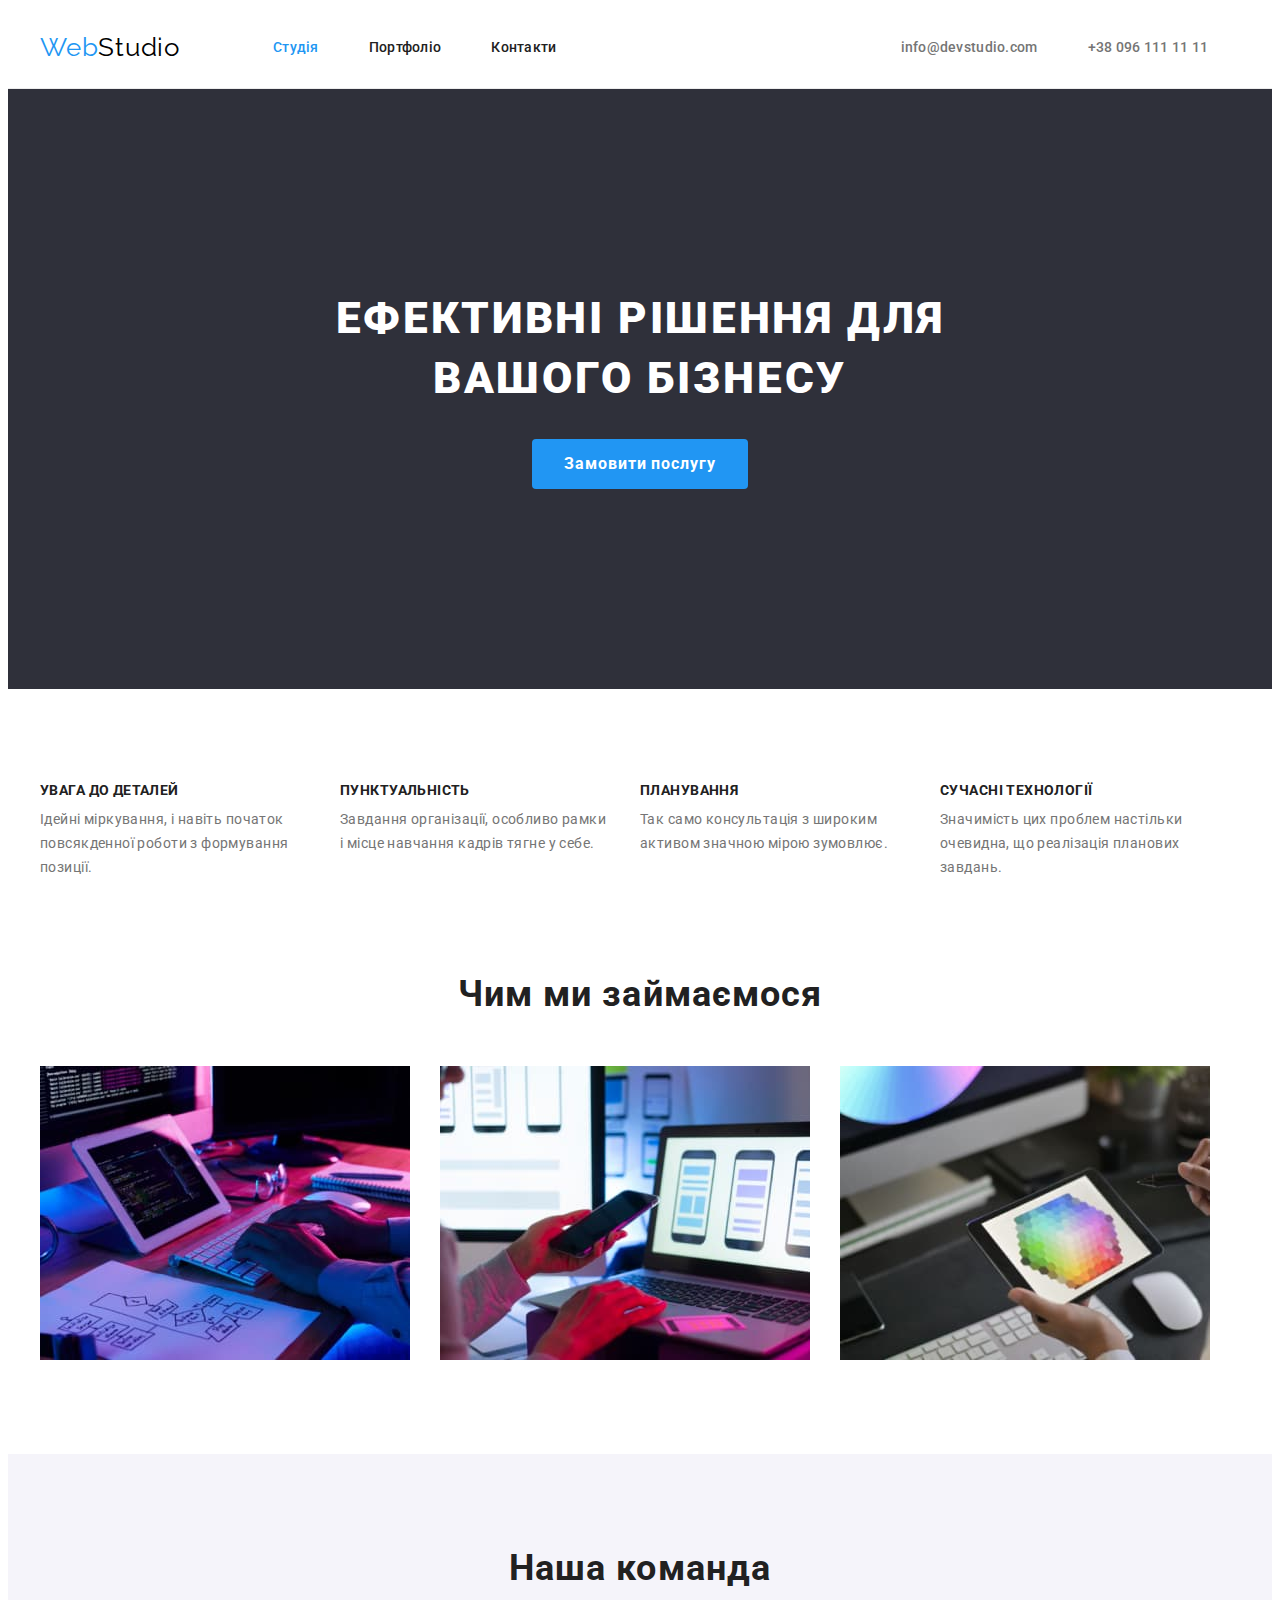
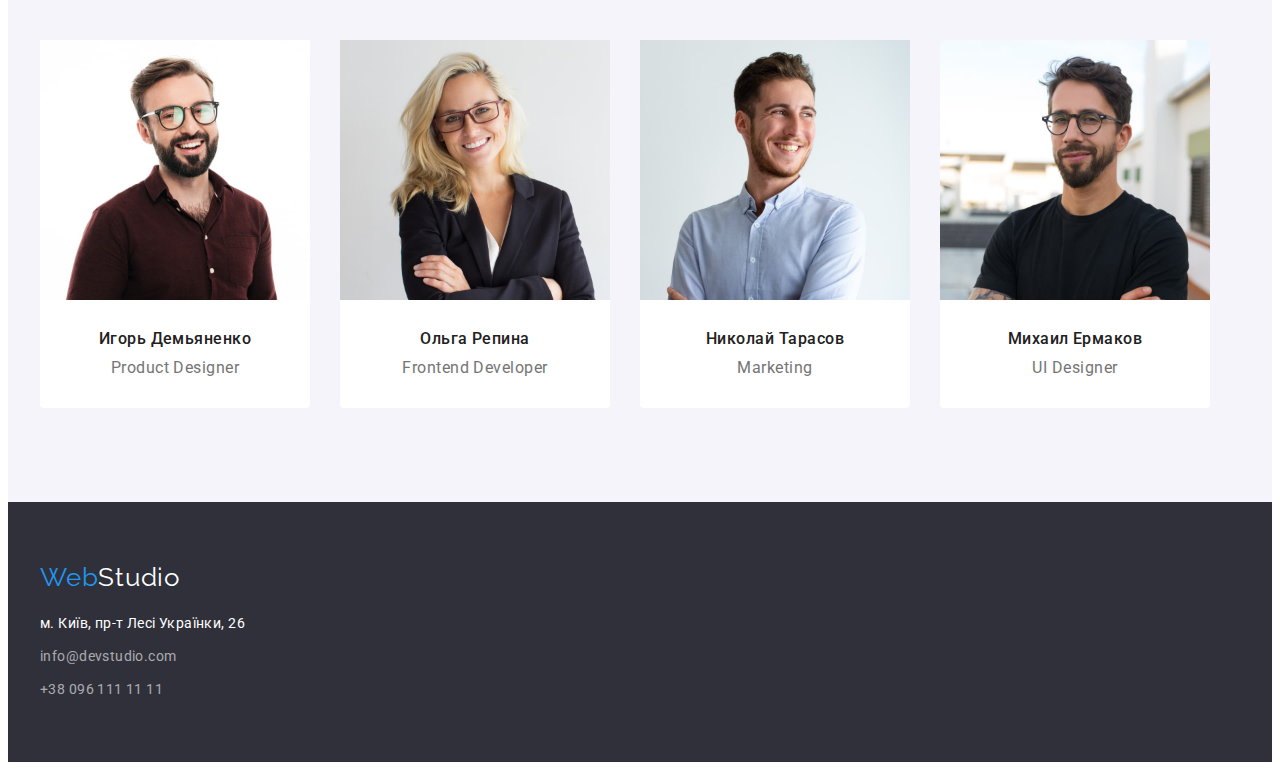
<file: index.html>
<!DOCTYPE html>
<html lang="uk">
    <head>
        <meta charset="UTF-8" />
        <meta http-equiv="X-UA-Compatible" content="IE=edge" />
        <meta name="viewport" content="width=device-width, initial-scale=1.0" />
        <title>WebStudio</title>
        <link rel="preconnect" href="https://fonts.googleapis.com" />
        <link rel="preconnect" href="https://fonts.gstatic.com" crossorigin />
        <link
            href="https://fonts.googleapis.com/css2?family=Raleway:wght@700&family=Roboto:wght@400;500;700;900&display=swap"
            rel="stylesheet"
        />
        <link
            rel="stylesheet"
            href="https://cdnjs.cloudflare.com/ajax/libs/modern-normalize/1.1.0/modern-normalize.min.css"
            integrity="sha512-wpPYUAdjBVSE4KJnH1VR1HeZfpl1ub8YT/NKx4PuQ5NmX2tKuGu6U/JRp5y+Y8XG2tV+wKQpNHVUX03MfMFn9Q=="
            crossorigin="anonymous"
            referrerpolicy="no-referrer"
        />
        <link rel="stylesheet" href="./css/styles.css" />
    </head>
    <body>
        <header class="header">
            <div class="container container-header">
                <nav class="nav-list">
                    <a class="header-logo position link" href="#"
                        >Web<span class="studio-header">Studio</span></a
                    >
                    <ul class="header-list list">
                        <li class="header-item">
                            <a
                                class="header-link active-link link"
                                href="index.html"
                                >Студія</a
                            >
                        </li>
                        <li class="header-item">
                            <a class="header-link link" href="portfolio.html"
                                >Портфоліо</a
                            >
                        </li>
                        <li class="header-item">
                            <a class="header-link link" href="#">Контакти</a>
                        </li>
                    </ul>
                </nav>
                <ul class="header-list list">
                    <li class="header-item">
                        <a
                            class="header-link header-right link"
                            href="mailto:info@devstudio.com"
                            >info@devstudio.com</a
                        >
                    </li>
                    <li>
                        <a
                            class="header-link header-right link"
                            href="tel:+380961111111"
                            >+38 096 111 11 11</a
                        >
                    </li>
                </ul>
            </div>
        </header>
        <main>
            <section class="hero section">
                <div class="container">
                    <h1 class="hero-title">
                        Ефективні рішення для вашого бізнесу
                    </h1>
                    <button class="hero-btn" type="button">
                        Замовити послугу
                    </button>
                </div>
            </section>
            <section class="particulars section">
                <div class="container">
                    <h2 class="visually-hidden">Particulars</h2>
                    <ul class="particulars-list list">
                        <li class="particulars-item">
                            <h3 class="particulars-item-title">
                                УВАГА ДО ДЕТАЛЕЙ
                            </h3>
                            <p class="particulars-item-text">
                                Ідейні міркування, і навіть початок повсякденної
                                роботи з формування позиції.
                            </p>
                        </li>
                        <li class="particulars-item">
                            <h3 class="particulars-item-title">
                                ПУНКТУАЛЬНІСТЬ
                            </h3>
                            <p class="particulars-item-text">
                                Завдання організації, особливо рамки і місце
                                навчання кадрів тягне у себе.
                            </p>
                        </li>
                        <li class="particulars-item">
                            <h3 class="particulars-item-title">ПЛАНУВАННЯ</h3>
                            <p class="particulars-item-text">
                                Так само консультація з широким активом значною
                                мірою зумовлює.
                            </p>
                        </li>
                        <li class="particulars-item">
                            <h3 class="particulars-item-title">
                                СУЧАСНІ ТЕХНОЛОГІЇ
                            </h3>
                            <p class="particulars-item-text">
                                Значимість цих проблем настільки очевидна, що
                                реалізація планових завдань.
                            </p>
                        </li>
                    </ul>
                </div>
            </section>
            <section class="works section-works">
                <div class="container">
                    <h2 class="section-title">Чим ми займаємося</h2>
                    <ul class="works-list list">
                        <li class="works-list-item">
                            <img
                                src="images/desktop.jpg"
                                alt="desktop"
                                width="370"
                                height="294"
                            />
                        </li>
                        <li class="works-list-item">
                            <img
                                src="images/notebook.jpg"
                                alt="notebook"
                                width="370"
                                height="294"
                            />
                        </li>
                        <li class="works-list-item">
                            <img
                                src="images/laptop.jpg"
                                alt="laptop"
                                width="370"
                                height="294"
                            />
                        </li>
                    </ul>
                </div>
            </section>
            <section class="team section">
                <div class="container">
                    <h2 class="section-title">Наша команда</h2>
                    <ul class="team-list list">
                        <li class="team-list-item">
                            <img
                                src="images/igor.jpg"
                                alt="igor"
                                width="270"
                                height="260"
                            />
                            <div class="team-item-content">
                                <h3 class="team-item-title">
                                    Игорь Демьяненко
                                </h3>
                                <p class="team-item-text">Product Designer</p>
                            </div>
                        </li>
                        <li class="team-list-item">
                            <img
                                src="images/olga.jpg"
                                alt="olga"
                                width="270"
                                height="260"
                            />
                            <div class="team-item-content">
                                <h3 class="team-item-title">Ольга Репина</h3>
                                <p class="team-item-text">Frontend Developer</p>
                            </div>
                        </li>
                        <li class="team-list-item">
                            <img
                                src="images/nikolay.jpg"
                                alt="nikolay"
                                width="270"
                                height="260"
                            />
                            <div class="team-item-content">
                                <h3 class="team-item-title">Николай Тарасов</h3>
                                <p class="team-item-text">Marketing</p>
                            </div>
                        </li>
                        <li class="team-list-item">
                            <img
                                src="images/mikhail.jpg"
                                alt="mikhail"
                                width="270"
                                height="260"
                            />
                            <div class="team-item-content">
                                <h3 class="team-item-title">Михаил Ермаков</h3>
                                <p class="team-item-text">UI Designer</p>
                            </div>
                        </li>
                    </ul>
                </div>
            </section>
        </main>
        <footer class="footer">
            <div class="container">
                <a class="footer-logo position link" href="#"
                    >Web<span class="studio-footer">Studio</span></a
                >
                <address>
                    <ul class="footer-list list">
                        <li class="footer-item">
                            <a
                                class="footer-link link"
                                href="https://goo.gl/maps/NQe1JApc42JDdtww6"
                                target="_blank"
                                rel="noopener noreferrer"
                                >м. Київ, пр-т Лесі Українки, 26</a
                            >
                        </li>
                        <li class="footer-item">
                            <a
                                class="footer-link opacity link"
                                href="mailto:info@devstudio.com"
                                >info@devstudio.com</a
                            >
                        </li>
                        <li class="footer-item">
                            <a
                                class="footer-link opacity link"
                                href="tel:+380961111111"
                                >+38 096 111 11 11</a
                            >
                        </li>
                    </ul>
                </address>
            </div>
        </footer>
    </body>
</html>
</file>
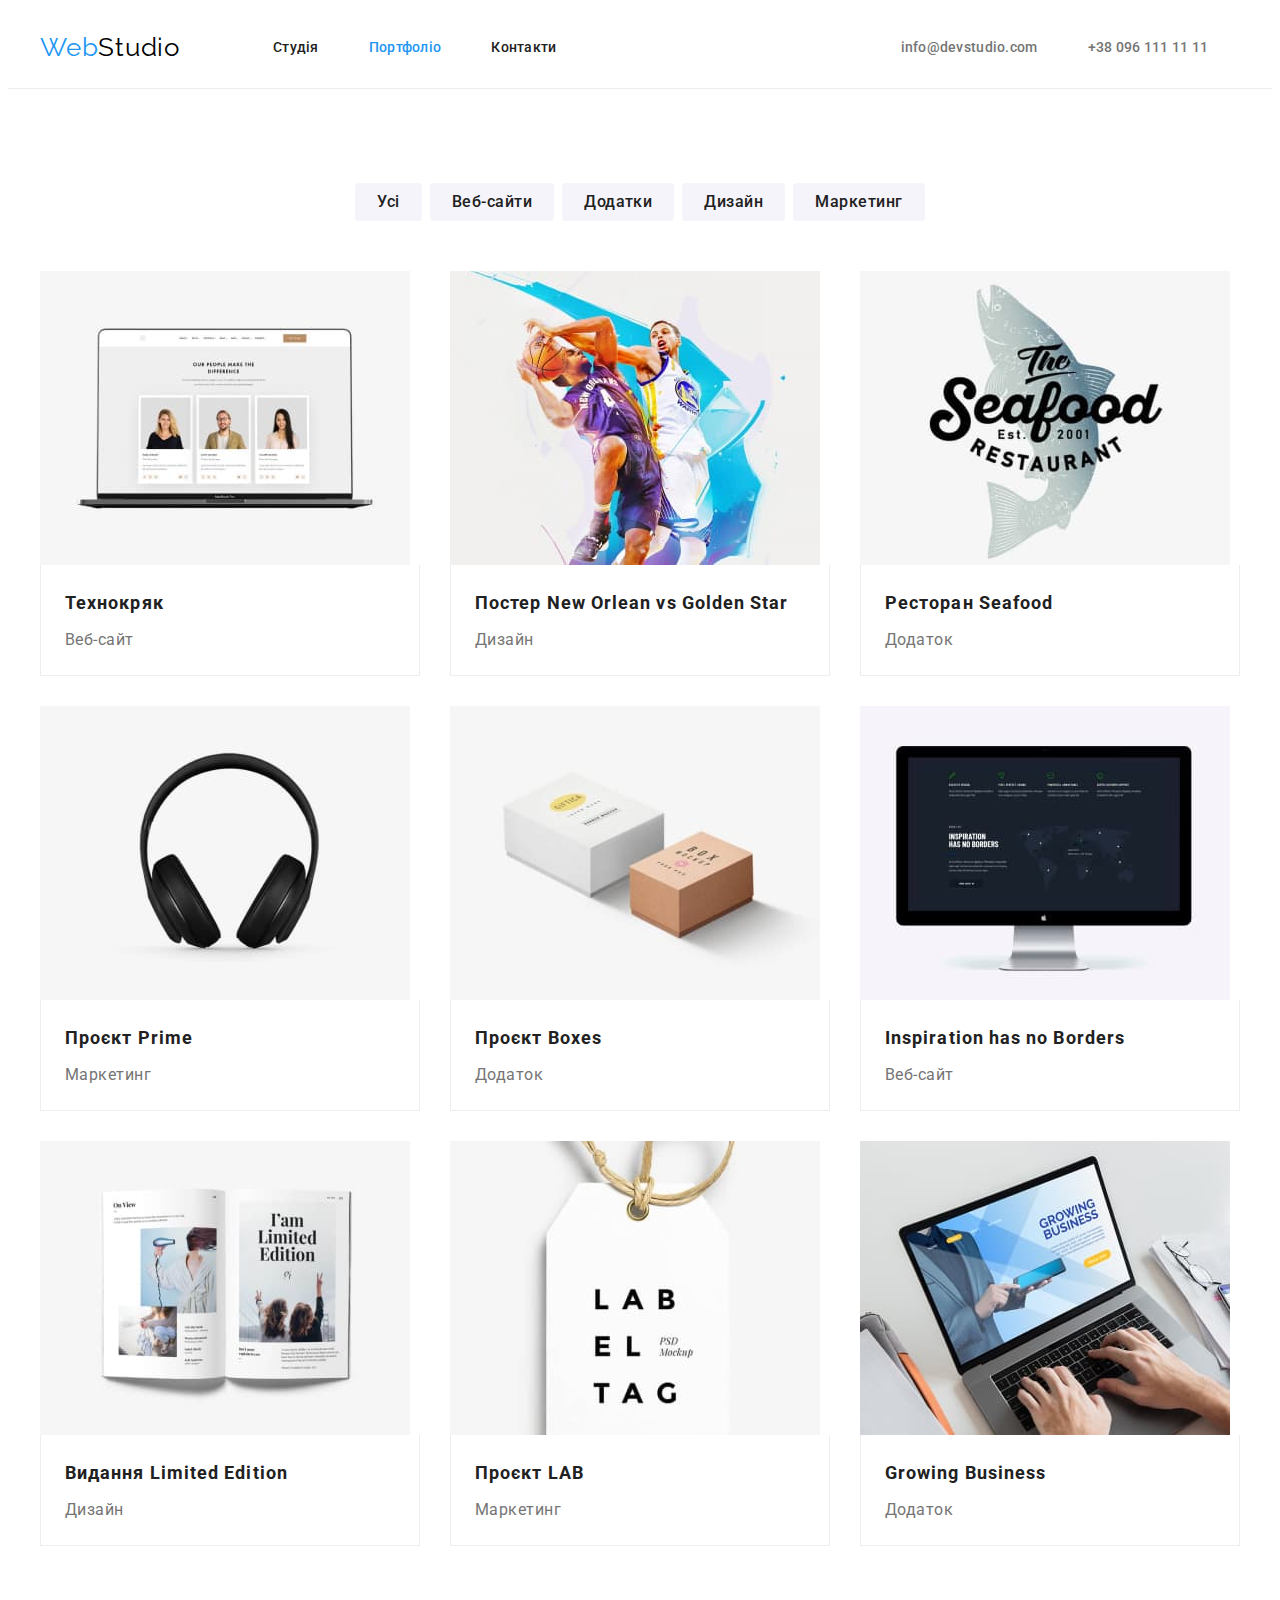
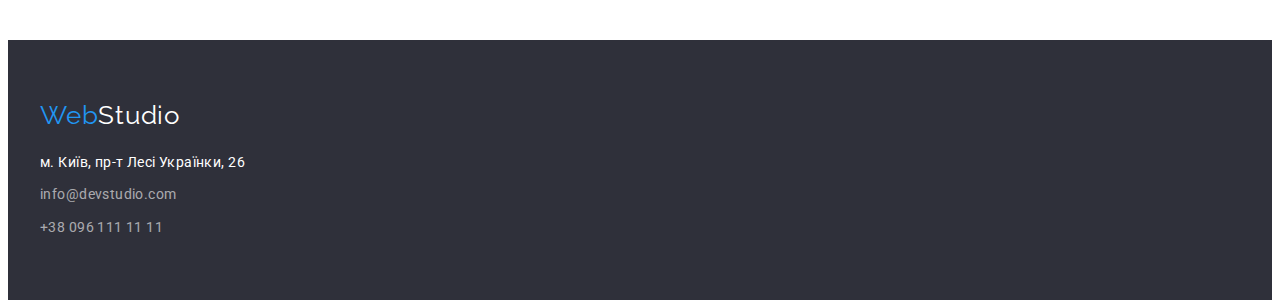
<file: portfolio.html>
<!DOCTYPE html>
<html lang="uk">
    <head>
        <meta charset="UTF-8" />
        <meta http-equiv="X-UA-Compatible" content="IE=edge" />
        <meta name="viewport" content="width=device-width, initial-scale=1.0" />
        <title>WebStudio</title>
        <link rel="preconnect" href="https://fonts.googleapis.com" />
        <link rel="preconnect" href="https://fonts.gstatic.com" crossorigin />
        <link
            href="https://fonts.googleapis.com/css2?family=Raleway:wght@700&family=Roboto:wght@400;500;700;900&display=swap"
            rel="stylesheet"
        />
        <link
            rel="stylesheet"
            href="https://cdnjs.cloudflare.com/ajax/libs/modern-normalize/1.1.0/modern-normalize.min.css"
            integrity="sha512-wpPYUAdjBVSE4KJnH1VR1HeZfpl1ub8YT/NKx4PuQ5NmX2tKuGu6U/JRp5y+Y8XG2tV+wKQpNHVUX03MfMFn9Q=="
            crossorigin="anonymous"
            referrerpolicy="no-referrer"
        />
        <link rel="stylesheet" href="./css/styles.css" />
    </head>
    <body>
        <header class="header">
            <div class="container container-header">
                <nav class="nav-list">
                    <a class="header-logo position link" href="#"
                        >Web<span class="studio-header">Studio</span></a
                    >
                    <ul class="header-list list">
                        <li class="header-item">
                            <a class="header-link link" href="index.html"
                                >Студія</a
                            >
                        </li>
                        <li class="header-item">
                            <a
                                class="header-link active-link link"
                                href="portfolio.html"
                                >Портфоліо</a
                            >
                        </li>
                        <li class="header-item">
                            <a class="header-link link" href="#">Контакти</a>
                        </li>
                    </ul>
                </nav>
                <ul class="header-list list">
                    <li class="header-item">
                        <a
                            class="header-link header-right link"
                            href="mailto:info@devstudio.com"
                            >info@devstudio.com</a
                        >
                    </li>
                    <li>
                        <a
                            class="header-link header-right link"
                            href="tel:+380961111111"
                            >+38 096 111 11 11</a
                        >
                    </li>
                </ul>
            </div>
        </header>
        <main>
            <section class="section">
                <div class="container">
                    <h1 class="visually-hidden">Portfolio</h1>
                    <ul class="filter-list list">
                        <li class="filter-item">
                            <button class="btn" type="button">Усі</button>
                        </li>
                        <li class="filter-item">
                            <button class="btn" type="button">Веб-сайти</button>
                        </li>
                        <li class="filter-item">
                            <button class="btn" type="button">Додатки</button>
                        </li>
                        <li class="filter-item">
                            <button class="btn" type="button">Дизайн</button>
                        </li>
                        <li class="filter-item">
                            <button class="btn" type="button">Маркетинг</button>
                        </li>
                    </ul>
                    <ul class="projects-list list">
                        <li class="project-item">
                            <a href="#">
                                <img
                                    src="images/technoduck.jpg"
                                    alt="technoduck"
                                    width="370"
                                    height="294"
                                />
                                <div class="project-item-content">
                                    <h3 class="project-item-title">
                                        Технокряк
                                    </h3>
                                    <p class="project-item-text">Веб-сайт</p>
                                </div>
                            </a>
                        </li>
                        <li class="project-item">
                            <a href="#">
                                <img
                                    src="images/poster.jpg"
                                    alt="poster"
                                    width="370"
                                    height="294"
                                />
                                <div class="project-item-content">
                                    <h3 class="project-item-title">
                                        Постер New Orlean vs Golden Star
                                    </h3>
                                    <p class="project-item-text">Дизайн</p>
                                </div>
                            </a>
                        </li>
                        <li class="project-item">
                            <a href="#">
                                <img
                                    src="images/seafood.jpg"
                                    alt="seafood"
                                    width="370"
                                    height="294"
                                />
                                <div class="project-item-content">
                                    <h3 class="project-item-title">
                                        Ресторан Seafood
                                    </h3>
                                    <p class="project-item-text">Додаток</p>
                                </div>
                            </a>
                        </li>
                        <li class="project-item">
                            <a href="#">
                                <img
                                    src="images/prime.jpg"
                                    alt="prime"
                                    width="370"
                                    height="294"
                                />
                                <div class="project-item-content">
                                    <h3 class="project-item-title">
                                        Проєкт Prime
                                    </h3>
                                    <p class="project-item-text">Маркетинг</p>
                                </div>
                            </a>
                        </li>
                        <li class="project-item">
                            <a href="#">
                                <img
                                    src="images/boxes.jpg"
                                    alt="boxes"
                                    width="370"
                                    height="294"
                                />
                                <div class="project-item-content">
                                    <h3 class="project-item-title">
                                        Проєкт Boxes
                                    </h3>
                                    <p class="project-item-text">Додаток</p>
                                </div>
                            </a>
                        </li>
                        <li class="project-item">
                            <a href="#">
                                <img
                                    src="images/borders.jpg"
                                    alt="borders"
                                    width="370"
                                    height="294"
                                />
                                <div class="project-item-content">
                                    <h3 class="project-item-title">
                                        Inspiration has no Borders
                                    </h3>
                                    <p class="project-item-text">Веб-сайт</p>
                                </div>
                            </a>
                        </li>
                        <li class="project-item">
                            <a href="#">
                                <img
                                    src="images/limited.jpg"
                                    alt="limited"
                                    width="370"
                                    height="294"
                                />
                                <div class="project-item-content">
                                    <h3 class="project-item-title">
                                        Видання Limited Edition
                                    </h3>
                                    <p class="project-item-text">Дизайн</p>
                                </div>
                            </a>
                        </li>
                        <li class="project-item">
                            <a href="#">
                                <img
                                    src="images/lab.jpg"
                                    alt="lab"
                                    width="370"
                                    height="294"
                                />
                                <div class="project-item-content">
                                    <h3 class="project-item-title">
                                        Проєкт LAB
                                    </h3>
                                    <p class="project-item-text">Маркетинг</p>
                                </div>
                            </a>
                        </li>
                        <li class="project-item">
                            <a href="#">
                                <img
                                    src="images/business.jpg"
                                    alt="business"
                                    width="370"
                                    height="294"
                                />
                                <div class="project-item-content">
                                    <h3 class="project-item-title">
                                        Growing Business
                                    </h3>
                                    <p class="project-item-text">Додаток</p>
                                </div>
                            </a>
                        </li>
                    </ul>
                </div>
            </section>
        </main>
        <footer class="footer">
            <div class="container">
                <a class="footer-logo position link" href="#"
                    >Web<span class="studio-footer">Studio</span></a
                >
                <address>
                    <ul class="footer-list list">
                        <li class="footer-item">
                            <a
                                class="footer-link link"
                                href="https://goo.gl/maps/NQe1JApc42JDdtww6"
                                target="_blank"
                                rel="noopener noreferrer"
                                >м. Київ, пр-т Лесі Українки, 26</a
                            >
                        </li>
                        <li class="footer-item">
                            <a
                                class="footer-link opacity link"
                                href="mailto:info@devstudio.com"
                                >info@devstudio.com</a
                            >
                        </li>
                        <li class="footer-item">
                            <a
                                class="footer-link opacity link"
                                href="tel:+380961111111"
                                >+38 096 111 11 11</a
                            >
                        </li>
                    </ul>
                </address>
            </div>
        </footer>
    </body>
</html>
</file>
<file: css/styles.css>
:root {
    --black-color: #212121;
    --white-background-color: #ffffff;
    --white-text-color: #ffffff;
    --body-font-family: "Roboto", sans-serif;
    --blue-background-color: #2196f3;
    --blue-text-color: #2196f3;
    --hero-background-color: #2f303a;
    --link-opacity-color: rgba(255, 255, 255, 0.6);
    --header-right-color: #757575;
    --item-text-color: #757575;
    --background-footer-color: #2f303a;
    --team-background-color: #f5f4fa;
    --btn-background-color: #f5f4fa;
    --studio-header-color: #000000;
    --btn-active-background-color: #188ce8;
}

body {
    font-family: var(--body-font-family);
    color: var(--black-color);
    background-color: var(--white-background-color);
}

ul,
p,
h1,
h2,
h3 {
    margin: 0;
    padding: 0;
}

img {
    display: block;
    max-width: 100%;
}

.container {
    margin: 0 auto;
    width: 1200px;
    padding: 0 15px;
}

.container.container-header {
    display: flex;
    align-items: center;
}

.list {
    list-style: none;
}

.link {
    text-decoration: none;
}

.nav-list {
    display: flex;
    align-items: center;
    margin-right: 344px;
}

.btn {
    cursor: pointer;
    font-family: inherit;
    font-weight: 500;
    font-size: 16px;
    line-height: 1.62;
    text-align: center;
    letter-spacing: 0.03em;
    color: var(--black-color);
    background-color: var(--btn-background-color);
    padding: 6px 22px;
    border-radius: 4px;
    border-style: none;
}

.btn:hover,
.btn:focus {
    color: var(--white-text-color);
    background-color: var(--blue-background-color);
}

.btn:active {
    background-color: var(--btn-active-background-color);
}

.section {
    padding: 94px 0;
}

.section-works {
    padding-bottom: 94px;
}

.section-title {
    font-weight: 700;
    font-size: 36px;
    line-height: 1.16;
    text-align: center;
    letter-spacing: 0.03em;
    color: var(--black-color);
    margin-bottom: 50px;
}

.visually-hidden {
    position: absolute;
    white-space: nowrap;
    width: 1px;
    height: 1px;
    overflow: hidden;
    border: 0;
    padding: 0;
    clip: rect(0 0 0 0);
    clip-path: inset(50%);
    margin: -1px;
}

/*--HEADER--*/
.header {
    background-color: inherit;
    border-bottom: 1px solid #ececec;
}

.header-list {
    display: flex;
    gap: 50px;
}

.header-logo,
.footer-logo {
    font-family: "Raleway", sans-serif;
    font-size: 26px;
    line-height: 1.19;
    letter-spacing: 0.03em;
    color: var(--blue-text-color);
    display: block;
}

.header-logo.position {
    padding: 24px 0 25px;
    margin-right: 93px;
}

.footer-logo.position {
    margin-bottom: 20px;
}

.studio-header {
    color: var(--studio-header-color);
}

.studio-footer {
    color: var(--white-text-color);
}

.header-link {
    font-weight: 500;
    font-size: 14px;
    line-height: 1.14;
    letter-spacing: 0.02em;
    color: inherit;
    padding: 32px 0;
    display: block;
}

.header-link.active-link {
    color: var(--blue-text-color);
}

.header-link.header-right {
    color: var(--header-right-color);
}

.header-link:hover,
.header-link:focus {
    color: var(--blue-text-color);
}
/*--INDEX--*/
.hero {
    background-color: var(--hero-background-color);
    text-align: center;
    padding: 200px 0;
}

.hero-title {
    font-family: inherit;
    font-weight: 900;
    font-size: 44px;
    line-height: 1.36;
    text-align: center;
    letter-spacing: 0.06em;
    text-transform: uppercase;
    color: var(--white-text-color);
    max-width: 696px;
    margin: 0 auto;
}

.hero-btn {
    font-family: inherit;
    font-weight: 700;
    font-size: 16px;
    line-height: 1.87;
    letter-spacing: 0.06em;
    cursor: pointer;
    color: var(--white-text-color);
    background-color: var(--blue-background-color);
    border-radius: 4px;
    border-style: none;
    padding: 10px 32px;
    margin-top: 30px;
}

.hero-btn:active,
.hero-btn:hover,
.hero-btn:focus {
    background-color: var(--btn-active-background-color);
}

.particulars-item {
    flex-basis: 270px;
}

.particulars-list,
.works-list,
.team-list {
    display: flex;
    gap: 30px;
}

.particulars-item-title {
    font-weight: 700;
    font-size: 14px;
    line-height: 1.14;
    letter-spacing: 0.03em;
    text-transform: uppercase;
    color: var(--black-color);
    margin-bottom: 10px;
}

.particulars-item-text {
    font-size: 14px;
    line-height: 1.71;
    letter-spacing: 0.03em;
    color: var(--item-text-color);
}

.team {
    background-color: var(--team-background-color);
}

.team-item-content {
    padding: 30px 0;
}

.team-list-item {
    background-color: var(--white-background-color);
    border-radius: 0px 0px 4px 4px;
}

.team-item-title {
    font-weight: 500;
    font-size: 16px;
    line-height: 1.18;
    text-align: center;
    letter-spacing: 0.03em;
    color: var(--black-color);
    margin: 0 0 10px;
}

.team-item-text {
    font-size: 16px;
    line-height: 1.18;
    text-align: center;
    letter-spacing: 0.03em;
    color: var(--item-text-color);
}

/*-PORTFOLIO-*/
.filter-list {
    display: flex;
    gap: 8px;
    justify-content: center;
    margin-bottom: 50px;
}

.projects-list {
    display: flex;
    flex-wrap: wrap;
    gap: 30px;
}

.project-item {
    background-color: var(--white-background-color);
    flex-basis: calc((100% - 60px) / 3);
}

.project-item > a {
    text-decoration: none;
}

.project-item-content {
    padding: 20px 24px;
    border-bottom: 1px solid #eeeeee;
    border-left: 1px solid #eeeeee;
    border-right: 1px solid #eeeeee;
}

.project-item-title {
    font-weight: 700;
    font-size: 18px;
    line-height: 2;
    letter-spacing: 0.06em;
    color: var(--black-color);
    margin-bottom: 4px;
}

.project-item-text {
    font-size: 16px;
    line-height: 1.87;
    letter-spacing: 0.03em;
    color: var(--item-text-color);
}

/*-FOOTER-*/
.footer {
    background-color: var(--background-footer-color);
    padding: 60px 0;
}

.footer-item:not(:last-child) {
    margin-bottom: 9px;
}

.footer-link {
    font-style: normal;
    font-size: 14px;
    line-height: 1.71;
    letter-spacing: 0.03em;
    color: var(--white-background-color);
}

.footer-link.opacity {
    color: var(--link-opacity-color);
}

.footer-link:hover,
.footer-link:focus {
    color: var(--blue-text-color);
}
</file>
